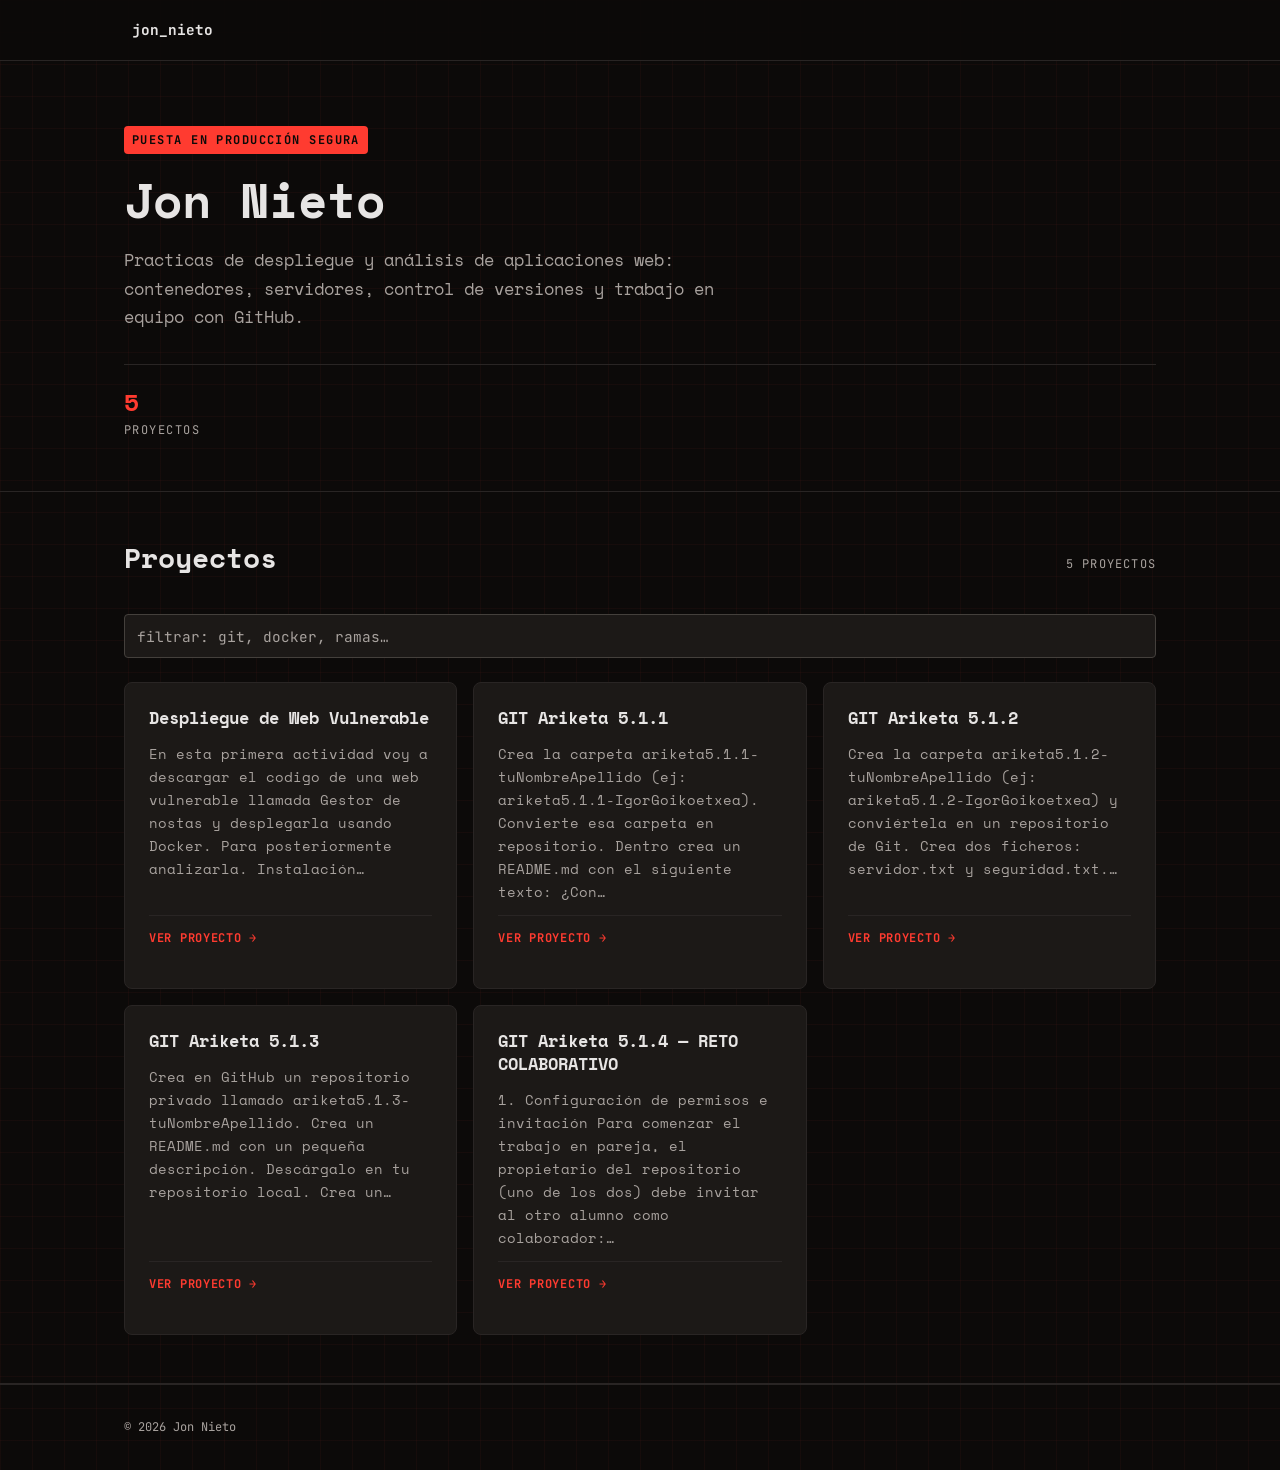
<file: index.html>
<!DOCTYPE html>
<html lang="es">
<head>
<meta charset="utf-8">
<meta name="viewport" content="width=device-width, initial-scale=1">
<title>Portfolio · Puesta en producción segura</title>
<meta name="description" content="Prácticas de despliegue seguro de aplicaciones web: Docker, servidores, control de versiones con Git y trabajo en equipo con GitHub.">
<meta name="color-scheme" content="dark">
<meta name="theme-color" content="#0C0A09">

<!-- Open Graph: al compartir el enlace se ve el título y la descripción.
     Añade og:image (1200x630) y og:url cuando tengas el dominio publicado. -->
<meta property="og:type" content="website">
<meta property="og:site_name" content="Portfolio">
<meta property="og:locale" content="es_ES">
<meta property="og:title" content="Portfolio · Puesta en producción segura">
<meta property="og:description" content="Prácticas de despliegue seguro de aplicaciones web: Docker, servidores, Git y GitHub.">
<meta name="twitter:card" content="summary">

<link rel="icon" href="assets/img/icono.svg" type="image/svg+xml">
<link rel="preconnect" href="https://fonts.googleapis.com">
<link rel="preconnect" href="https://fonts.gstatic.com" crossorigin>
<link rel="stylesheet" href="https://fonts.googleapis.com/css2?family=Space+Mono:wght@400;700&family=JetBrains+Mono:wght@400;700&display=swap">
<link rel="stylesheet" href="assets/css/styles.css">
</head>
<body>

<a class="enlace-salto" href="#contenido">Saltar al contenido</a>

<header class="cabecera">
  <div class="contenedor cabecera__interno">
    <a class="marca" href="index.html">
      <span data-perfil="alias">jon_nieto</span><span class="marca__cursor" aria-hidden="true"></span>
    </a>
  </div>
</header>

<main id="contenido">

  <section class="hero">
    <div class="contenedor">
      <p class="hero__etiqueta" data-perfil="rol">Puesta en producción segura</p>
      <h1 class="hero__titulo"><span data-perfil="nombre">Jon Nieto</span></h1>
      <p class="hero__resumen" data-perfil="resumen">
        Prácticas de despliegue y análisis de aplicaciones web.
      </p>

      <div class="hero__datos">
        <div>
          <span class="dato__valor" id="dato-proyectos">—</span>
          <span class="etiqueta">proyectos</span>
        </div>
      </div>
    </div>
  </section>

  <section class="seccion" id="proyectos">
    <div class="contenedor">
      <div class="seccion__cabecera">
        <h2 class="seccion__titulo">Proyectos</h2>
        <p class="contador" id="contador" aria-live="polite"></p>
      </div>

      <div class="filtros">
        <label class="solo-lectores" for="buscador">Filtrar proyectos por nombre o contenido</label>
        <input class="buscador" id="buscador" type="search" placeholder="filtrar: git, docker, ramas…" autocomplete="off">
      </div>

      <!-- Estados de carga, error y vacío: los rellena app.js -->
      <div class="rejilla" id="rejilla" aria-busy="true">
        <div class="esqueleto"></div>
        <div class="esqueleto"></div>
        <div class="esqueleto"></div>
      </div>

      <div id="avisos"></div>

      <noscript>
        <div class="pista">
          <h3>JavaScript está desactivado</h3>
          <p>Las tarjetas de cada proyecto se generan con JavaScript a partir de los archivos de
             <code>content/</code>. Actívalo para verlas, o abre los archivos
             <code>content/*.md</code> directamente.</p>
        </div>
      </noscript>
    </div>
  </section>

</main>

<footer class="pie">
  <div class="contenedor pie__interno">
    <span>© <span id="anio">2026</span> <span data-perfil="nombre">Jon Nieto</span></span>
  </div>
</footer>

<script src="assets/js/datos.js" defer></script>
<script src="assets/js/app.js" defer></script>
</body>
</html>
</file>
<file: assets/css/styles.css>
/* ==========================================================================
   styles.css — sistema de diseño "mono" (matriz, alto contraste, compacto)

   Tema oscuro único. Todos los tokens de color pasan WCAG AA (≥ 4,5:1) sobre
   el fondo #0C0A09; ver README.md para la tabla de contrastes y la desviación
   del token `text` (#78716B = 4,11:1, descartado como color de texto).
   ========================================================================== */

/* ------------------------------- tokens --------------------------------- */

:root {
  /* Color */
  --bg: #0c0a09;
  --bg-elev: #1c1917;
  --bg-elev-2: #231f1d;
  --borde: #292524;
  --borde-fuerte: #44403c;
  --texto: #e7e5e4;
  --texto-apagado: #a8a29e;
  --primary: #ff3b30;
  --secondary: #00a6f4;
  --success: #00a63d;
  --warning: #fe9900;
  /* danger es para bordes (cumple 3:1). Para texto, danger-texto (cumple 4,5:1). */
  --danger: #be123c;
  --danger-texto: #ff4d6d;

  /* Tipografía */
  --fuente-display: 'Space Mono', ui-monospace, 'SF Mono', Menlo, Consolas, monospace;
  --fuente-mono: 'JetBrains Mono', ui-monospace, 'SF Mono', Menlo, Consolas, monospace;

  --h1: clamp(1.75rem, 1.2rem + 2.6vw, 3rem);
  --h2: clamp(1.3rem, 1.1rem + 1vw, 1.75rem);
  --h3: 1.15rem;
  --cuerpo: 1rem;
  --etiqueta: 0.75rem;

  /* Densidad compacta */
  --e1: 4px;
  --e2: 8px;
  --e3: 12px;
  --e4: 16px;
  --e5: 24px;
  --e6: 32px;
  --e7: 48px;
  --e8: 64px;

  --r-sm: 4px;
  --r-md: 8px;

  --ancho: 1080px;
  --transicion: 120ms ease;
}

/* ------------------------------- base ----------------------------------- */

*,
*::before,
*::after {
  box-sizing: border-box;
}

html {
  -webkit-text-size-adjust: 100%;
  scroll-behavior: smooth;
  scroll-padding-top: var(--e8);
}

body {
  margin: 0;
  background: var(--bg);
  color: var(--texto);
  font-family: var(--fuente-display);
  font-size: var(--cuerpo);
  line-height: 1.7;
  /* Rejilla sutil al fondo: guiño a la matriz sin estorbar al texto. */
  background-image:
    linear-gradient(to right, rgba(255, 59, 48, 0.045) 1px, transparent 1px),
    linear-gradient(to bottom, rgba(255, 59, 48, 0.045) 1px, transparent 1px);
  background-size: 32px 32px;
}

@media (prefers-reduced-motion: reduce) {
  html {
    scroll-behavior: auto;
  }
  *,
  *::before,
  *::after {
    animation-duration: 0.01ms !important;
    animation-iteration-count: 1 !important;
    transition-duration: 0.01ms !important;
  }
}

h1,
h2,
h3,
h4 {
  margin: 0 0 var(--e3);
  line-height: 1.25;
  font-weight: 700;
}

h1 {
  font-size: var(--h1);
}

h2 {
  font-size: var(--h2);
}

h3 {
  font-size: var(--h3);
}

p {
  margin: 0 0 var(--e4);
}

a {
  color: var(--primary);
  text-decoration-thickness: 1px;
  text-underline-offset: 3px;
}

a:hover {
  color: var(--texto);
}

code,
pre,
kbd {
  font-family: var(--fuente-mono);
  font-size: 0.875em;
}

img {
  max-width: 100%;
  height: auto;
}

::selection {
  background: var(--primary);
  color: var(--bg);
}

:focus-visible {
  outline: 2px solid var(--primary);
  outline-offset: 2px;
  border-radius: var(--r-sm);
}

/* ------------------------- utilidades y estructura ---------------------- */

.contenedor {
  width: 100%;
  max-width: var(--ancho);
  margin: 0 auto;
  padding: 0 var(--e5);
}

.etiqueta {
  font-family: var(--fuente-mono);
  font-size: var(--etiqueta);
  letter-spacing: 0.12em;
  text-transform: uppercase;
  color: var(--texto-apagado);
}

.solo-lectores {
  position: absolute;
  width: 1px;
  height: 1px;
  margin: -1px;
  padding: 0;
  overflow: hidden;
  clip: rect(0 0 0 0);
  white-space: nowrap;
  border: 0;
}

.enlace-salto {
  position: absolute;
  top: var(--e2);
  left: var(--e2);
  z-index: 100;
  display: inline-flex;
  align-items: center;
  min-height: 44px;
  padding: 0 var(--e4);
  background: var(--primary);
  color: var(--bg);
  font-family: var(--fuente-mono);
  font-size: var(--etiqueta);
  font-weight: 700;
  text-transform: uppercase;
  letter-spacing: 0.08em;
  text-decoration: none;
  border-radius: var(--r-sm);
  transform: translateY(-200%);
}

.enlace-salto:focus {
  transform: translateY(0);
}

/* --------------------------------- header -------------------------------- */

.cabecera {
  position: sticky;
  top: 0;
  z-index: 20;
  background: rgba(12, 10, 9, 0.94);
  border-bottom: 1px solid var(--borde);
}

.cabecera__interno {
  display: flex;
  flex-wrap: wrap;
  gap: var(--e4);
  align-items: center;
  justify-content: space-between;
  min-height: 56px;
  padding-top: var(--e2);
  padding-bottom: var(--e2);
}

.marca {
  display: inline-flex;
  align-items: center;
  min-height: 44px;
  padding: 0 var(--e2);
  font-family: var(--fuente-mono);
  font-size: 0.9rem;
  font-weight: 700;
  color: var(--texto);
  text-decoration: none;
}

.marca:hover {
  color: var(--primary);
}

.marca__cursor {
  display: inline-block;
  width: 0.5em;
  margin-left: 2px;
  background: var(--primary);
  animation: parpadeo 1.1s steps(2, start) infinite;
}

@keyframes parpadeo {
  to {
    visibility: hidden;
  }
}

/* --------------------------------- hero ---------------------------------- */

.hero {
  padding: var(--e8) 0 var(--e7);
  border-bottom: 1px solid var(--borde);
}

.hero__etiqueta {
  display: inline-block;
  margin-bottom: var(--e4);
  padding: var(--e1) var(--e2);
  color: var(--bg);
  background: var(--primary);
  font-family: var(--fuente-mono);
  font-size: var(--etiqueta);
  font-weight: 700;
  letter-spacing: 0.12em;
  text-transform: uppercase;
  border-radius: var(--r-sm);
}

.hero__titulo {
  max-width: 20ch;
  margin-bottom: var(--e4);
}

.hero__resumen {
  max-width: 62ch;
  color: var(--texto-apagado);
  font-size: 1.05rem;
}

.hero__datos {
  display: flex;
  flex-wrap: wrap;
  gap: var(--e5);
  margin-top: var(--e6);
  padding-top: var(--e5);
  border-top: 1px solid var(--borde);
}

.dato__valor {
  display: block;
  font-size: 1.5rem;
  font-weight: 700;
  line-height: 1.1;
  color: var(--primary);
}

/* ------------------------------- botones --------------------------------- */

.boton {
  display: inline-flex;
  align-items: center;
  gap: var(--e2);
  min-height: 44px;
  padding: 0 var(--e4);
  font-family: var(--fuente-mono);
  font-size: var(--etiqueta);
  font-weight: 700;
  letter-spacing: 0.1em;
  text-transform: uppercase;
  text-decoration: none;
  border: 1px solid var(--borde-fuerte);
  border-radius: var(--r-sm);
  background: transparent;
  color: var(--texto);
  cursor: pointer;
  transition: background var(--transicion), color var(--transicion), border-color var(--transicion);
}

.boton:hover {
  border-color: var(--primary);
  color: var(--primary);
}

.boton:active {
  transform: translateY(1px);
}

.boton--primario {
  background: var(--primary);
  border-color: var(--primary);
  color: var(--bg);
}

.boton--primario:hover {
  background: #4dff2e;
  border-color: #4dff2e;
  color: var(--bg);
}

.boton[aria-disabled='true'],
.boton:disabled {
  opacity: 0.45;
  cursor: not-allowed;
}

.boton[aria-disabled='true']:hover {
  border-color: var(--borde-fuerte);
  color: var(--texto);
}

/* ------------------------------ secciones -------------------------------- */

.seccion {
  padding: var(--e7) 0;
  border-bottom: 1px solid var(--borde);
}

.seccion__cabecera {
  display: flex;
  flex-wrap: wrap;
  gap: var(--e3);
  align-items: baseline;
  justify-content: space-between;
  margin-bottom: var(--e5);
}

.seccion__titulo {
  margin: 0;
}

/* -------------------------------- filtros -------------------------------- */

.filtros {
  display: flex;
  flex-wrap: wrap;
  gap: var(--e3);
  align-items: center;
  margin-bottom: var(--e5);
}

.buscador {
  flex: 1 1 260px;
  min-height: 44px;
  padding: 0 var(--e3);
  color: var(--texto);
  background: var(--bg-elev);
  border: 1px solid var(--borde-fuerte);
  border-radius: var(--r-sm);
  font-family: var(--fuente-mono);
  font-size: 0.9rem;
}

.buscador::placeholder {
  color: var(--texto-apagado);
}

.buscador:focus-visible {
  border-color: var(--primary);
}

.contador {
  font-family: var(--fuente-mono);
  font-size: var(--etiqueta);
  letter-spacing: 0.1em;
  text-transform: uppercase;
  color: var(--texto-apagado);
}

/* ------------------------------- tarjetas ------------------------------- */

.rejilla {
  display: grid;
  grid-template-columns: repeat(auto-fill, minmax(300px, 1fr));
  gap: var(--e4);
  list-style: none;
  margin: 0;
  padding: 0;
}

.tarjeta {
  position: relative;
  display: flex;
  flex-direction: column;
  gap: var(--e3);
  height: 100%;
  padding: var(--e5);
  background: var(--bg-elev);
  border: 1px solid var(--borde);
  border-radius: var(--r-md);
  transition: border-color var(--transicion), background var(--transicion), transform var(--transicion);
}

.tarjeta:hover {
  background: var(--bg-elev-2);
  border-color: var(--primary);
  transform: translateY(-2px);
}

/* El enlace cubre toda la tarjeta; el foco se ve en la tarjeta completa. */
.tarjeta:focus-within {
  outline: 2px solid var(--primary);
  outline-offset: 2px;
}

.tarjeta__titulo {
  margin: 0;
  font-size: 1.05rem;
  line-height: 1.35;
}

.tarjeta__titulo a {
  color: var(--texto);
  text-decoration: none;
}

.tarjeta__titulo a::after {
  content: '';
  position: absolute;
  inset: 0;
  border-radius: var(--r-md);
}

.tarjeta__titulo a:hover {
  color: var(--primary);
}

.tarjeta__extracto {
  flex: 1;
  margin: 0;
  font-size: 0.9rem;
  line-height: 1.6;
  color: var(--texto-apagado);
}

.tarjeta__pie {
  display: flex;
  flex-wrap: wrap;
  gap: var(--e2) var(--e3);
  align-items: center;
  justify-content: space-between;
  padding-top: var(--e3);
  border-top: 1px solid var(--borde);
  font-family: var(--fuente-mono);
  font-size: var(--etiqueta);
  letter-spacing: 0.06em;
  color: var(--texto-apagado);
}

.tarjeta__cta {
  color: var(--primary);
  font-weight: 700;
  text-transform: uppercase;
}

/* ------------------------------ estados ---------------------------------- */

.pista {
  padding: var(--e5);
  background: var(--bg-elev);
  border: 1px solid var(--borde);
  border-left: 3px solid var(--warning);
  border-radius: var(--r-sm);
}

.pista--error {
  border-left-color: var(--danger);
}

.pista--vacia {
  border-left-color: var(--secondary);
}

.pista h2,
.pista h3 {
  margin-top: 0;
}

.pista p:last-child {
  margin-bottom: 0;
}

.pista code {
  padding: 1px 6px;
  background: var(--bg);
  border: 1px solid var(--borde-fuerte);
  border-radius: var(--r-sm);
}

.esqueleto {
  height: 208px;
  background: linear-gradient(90deg, var(--bg-elev) 25%, var(--bg-elev-2) 37%, var(--bg-elev) 63%);
  background-size: 400% 100%;
  border: 1px solid var(--borde);
  border-radius: var(--r-md);
  animation: brillo 1.4s ease infinite;
}

@keyframes brillo {
  from {
    background-position: 100% 0;
  }
  to {
    background-position: 0 0;
  }
}

[hidden] {
  display: none !important;
}

/* ------------------------------- proyecto -------------------------------- */

.proyecto__volver {
  display: inline-flex;
  align-items: center;
  gap: var(--e2);
  min-height: 44px;
  font-family: var(--fuente-mono);
  font-size: var(--etiqueta);
  letter-spacing: 0.1em;
  text-transform: uppercase;
  color: var(--texto-apagado);
  text-decoration: none;
}

.proyecto__volver:hover {
  color: var(--primary);
}

.proyecto__cabecera {
  padding: var(--e6) 0 var(--e5);
  border-bottom: 1px solid var(--borde);
}

.proyecto__titulo {
  max-width: 26ch;
}

.proyecto__cuerpo {
  display: grid;
  grid-template-columns: minmax(0, 1fr);
  gap: var(--e6);
  padding: var(--e6) 0 var(--e7);
}

@media (min-width: 900px) {
  .proyecto__cuerpo--con-indice {
    grid-template-columns: 220px minmax(0, 1fr);
    align-items: start;
  }
}

/* ------------------------------- índice ---------------------------------- */

.indice {
  padding: var(--e4);
  background: var(--bg-elev);
  border: 1px solid var(--borde);
  border-radius: var(--r-md);
}

.indice__titulo {
  margin: 0 0 var(--e3);
  font-family: var(--fuente-mono);
  font-size: var(--etiqueta);
  letter-spacing: 0.12em;
  text-transform: uppercase;
  color: var(--texto-apagado);
}

.indice ol {
  margin: 0;
  padding: 0;
  list-style: none;
  counter-reset: indice;
}

.indice li {
  counter-increment: indice;
}

.indice a {
  display: grid;
  grid-template-columns: 1.6em 1fr;
  gap: var(--e2);
  padding: var(--e2) 0;
  font-size: 0.85rem;
  line-height: 1.5;
  color: var(--texto-apagado);
  text-decoration: none;
}

.indice a::before {
  content: counter(indice, decimal-leading-zero);
  font-family: var(--fuente-mono);
  font-size: 0.7rem;
  color: var(--borde-fuerte);
}

.indice a:hover {
  color: var(--primary);
}

.indice a[aria-current='true'] {
  color: var(--primary);
}

/* ---------------------------- contenido .md ----------------------------- */

.md {
  max-width: 72ch;
  min-width: 0;
}

.md > *:first-child {
  margin-top: 0;
}

.md-h {
  margin-top: var(--e6);
  scroll-margin-top: var(--e8);
}

.md-h2 {
  padding-bottom: var(--e2);
  border-bottom: 1px solid var(--borde);
}

.md-h3,
.md-h4 {
  color: var(--texto);
}

.md-h4 {
  font-family: var(--fuente-mono);
  font-size: 1rem;
  letter-spacing: 0.06em;
  text-transform: uppercase;
  color: var(--primary);
}

.md-h5,
.md-h6 {
  font-family: var(--fuente-mono);
  font-size: 0.9rem;
  color: var(--texto-apagado);
}

.md-a {
  color: var(--secondary);
  word-break: break-word;
}

.md-codigo-inline {
  padding: 1px 6px;
  background: var(--bg-elev);
  border: 1px solid var(--borde);
  border-radius: var(--r-sm);
  color: var(--primary);
  word-break: break-word;
}

.md-hr {
  height: 1px;
  margin: var(--e6) 0;
  background: var(--borde);
  border: 0;
}

.md-cit {
  margin: 0 0 var(--e4);
  padding: var(--e3) var(--e4);
  background: var(--bg-elev);
  border-left: 3px solid var(--secondary);
  border-radius: 0 var(--r-sm) var(--r-sm) 0;
  color: var(--texto-apagado);
}

.md-cit > *:last-child {
  margin-bottom: 0;
}

.md-lista {
  margin: 0 0 var(--e4);
  padding-left: 1.4em;
}

.md-lista li {
  margin-bottom: var(--e2);
}

.md-lista li > p {
  margin-bottom: var(--e2);
}

.md-lista li > ul,
.md-lista li > ol {
  margin-top: var(--e2);
}

.md-lista li::marker {
  color: var(--primary);
}

.md-llamada {
  margin: 0 0 var(--e4);
  padding: var(--e3) var(--e4);
  background: var(--bg-elev);
  border: 1px solid var(--borde-fuerte);
  border-radius: var(--r-sm);
}

.md-tabla-wrap {
  margin: 0 0 var(--e5);
  overflow-x: auto;
}

.md-tabla {
  width: 100%;
  border-collapse: collapse;
  font-size: 0.9rem;
}

.md-tabla th,
.md-tabla td {
  padding: var(--e2) var(--e3);
  text-align: left;
  border: 1px solid var(--borde);
  vertical-align: top;
}

.md-tabla th {
  background: var(--bg-elev);
  font-family: var(--fuente-mono);
  font-size: var(--etiqueta);
  letter-spacing: 0.08em;
  text-transform: uppercase;
  color: var(--primary);
}

/* ------------------------------ código ----------------------------------- */

.md-codigo {
  margin: 0 0 var(--e5);
  background: var(--bg-elev);
  border: 1px solid var(--borde);
  border-radius: var(--r-md);
  overflow: hidden;
}

.md-codigo__barra {
  display: flex;
  align-items: center;
  justify-content: space-between;
  gap: var(--e3);
  padding: var(--e2) var(--e3);
  background: var(--bg-elev-2);
  border-bottom: 1px solid var(--borde);
}

.md-codigo__lenguaje {
  font-family: var(--fuente-mono);
  font-size: 0.7rem;
  letter-spacing: 0.12em;
  text-transform: uppercase;
  color: var(--secondary);
}

.md-codigo__copiar {
  /* 36px: por encima del mínimo AA de 24×24 (WCAG 2.2 §2.5.8) y por debajo de
     los 44px de la guía táctil de Apple. Es el único control repetido 23 veces
     en un artículo, y 44px engordaría cada barra de código. */
  min-height: 36px;
  padding: 0 var(--e3);
  background: transparent;
  border: 1px solid var(--borde-fuerte);
  border-radius: var(--r-sm);
  color: var(--texto-apagado);
  font-family: var(--fuente-mono);
  font-size: 0.7rem;
  letter-spacing: 0.1em;
  text-transform: uppercase;
  cursor: pointer;
  transition: color var(--transicion), border-color var(--transicion);
}

.md-codigo__copiar:hover {
  color: var(--primary);
  border-color: var(--primary);
}

.md-codigo__copiar[data-estado='ok'] {
  color: var(--success);
  border-color: var(--success);
}

.md-codigo__copiar[data-estado='error'] {
  color: var(--danger-texto);
  border-color: var(--danger);
}

.md-codigo__pre {
  margin: 0;
  padding: var(--e4);
  overflow-x: auto;
  font-size: 0.85rem;
  line-height: 1.6;
  tab-size: 2;
}

/* ------------------------------ figuras ---------------------------------- */

.md-figura {
  margin: 0 0 var(--e5);
}

.md-img {
  display: block;
  width: 100%;
  height: auto;
  background: var(--bg-elev);
  border: 1px solid var(--borde);
  border-radius: var(--r-sm);
  cursor: zoom-in;
}

.md-figcaption {
  margin-top: var(--e2);
  font-family: var(--fuente-mono);
  font-size: var(--etiqueta);
  color: var(--texto-apagado);
}

/* ------------------------------ lightbox --------------------------------- */

/* Sin `display` aquí a propósito: un <dialog> cerrado se oculta con la regla
   `dialog:not([open]) { display: none }` del navegador, pero cualquier regla de
   autor la gana, así que forzar `display: grid` aquí lo dejaba siempre
   visible. El grid solo se aplica al estar abierto, más abajo. */
.lightbox {
  position: fixed;
  inset: 0;
  z-index: 60;
  padding: var(--e5);
  background: rgba(12, 10, 9, 0.94);
  border: 0;
}

.lightbox::backdrop {
  background: rgba(12, 10, 9, 0.9);
}

.lightbox[open] {
  display: grid;
  place-items: center;
}

.lightbox__figura {
  margin: 0;
  max-width: min(1200px, 100%);
  max-height: 100%;
}

.lightbox__img {
  max-height: 82vh;
  width: auto;
  background: var(--bg-elev);
  border: 1px solid var(--borde-fuerte);
  border-radius: var(--r-sm);
}

.lightbox__pie {
  display: flex;
  flex-wrap: wrap;
  gap: var(--e3);
  align-items: center;
  justify-content: space-between;
  margin-top: var(--e3);
  font-family: var(--fuente-mono);
  font-size: var(--etiqueta);
  color: var(--texto-apagado);
}

/* --------------------------- navegación proyecto -------------------------- */

.proyecto__nav {
  display: grid;
  grid-template-columns: repeat(auto-fit, minmax(240px, 1fr));
  gap: var(--e4);
  padding: var(--e6) 0 var(--e7);
  border-top: 1px solid var(--borde);
}

.proyecto__enlace {
  display: flex;
  flex-direction: column;
  gap: var(--e1);
  min-height: 44px;
  padding: var(--e4);
  background: var(--bg-elev);
  border: 1px solid var(--borde);
  border-radius: var(--r-md);
  text-decoration: none;
  transition: border-color var(--transicion), background var(--transicion);
}

.proyecto__enlace:hover {
  background: var(--bg-elev-2);
  border-color: var(--primary);
}

.proyecto__enlace--siguiente {
  text-align: right;
}

.proyecto__enlace strong {
  color: var(--texto);
  font-size: 0.95rem;
}

.proyecto__enlace:hover strong {
  color: var(--primary);
}

/* -------------------------------- footer --------------------------------- */

.pie {
  padding: var(--e6) 0;
  border-top: 1px solid var(--borde);
}

.pie__interno {
  display: flex;
  flex-wrap: wrap;
  gap: var(--e3);
  align-items: center;
  justify-content: space-between;
  font-family: var(--fuente-mono);
  font-size: var(--etiqueta);
  color: var(--texto-apagado);
}

.pie a {
  color: var(--texto-apagado);
}

.pie a:hover {
  color: var(--primary);
}

/* ------------------------------ responsive ------------------------------- */

@media (max-width: 640px) {
  .hero {
    padding: var(--e7) 0 var(--e6);
  }

  .rejilla {
    grid-template-columns: 1fr;
  }

  .cabecera__interno {
    justify-content: center;
  }

  .proyecto__nav {
    grid-template-columns: 1fr;
  }

  .proyecto__enlace--siguiente {
    text-align: left;
  }
}
</file>
